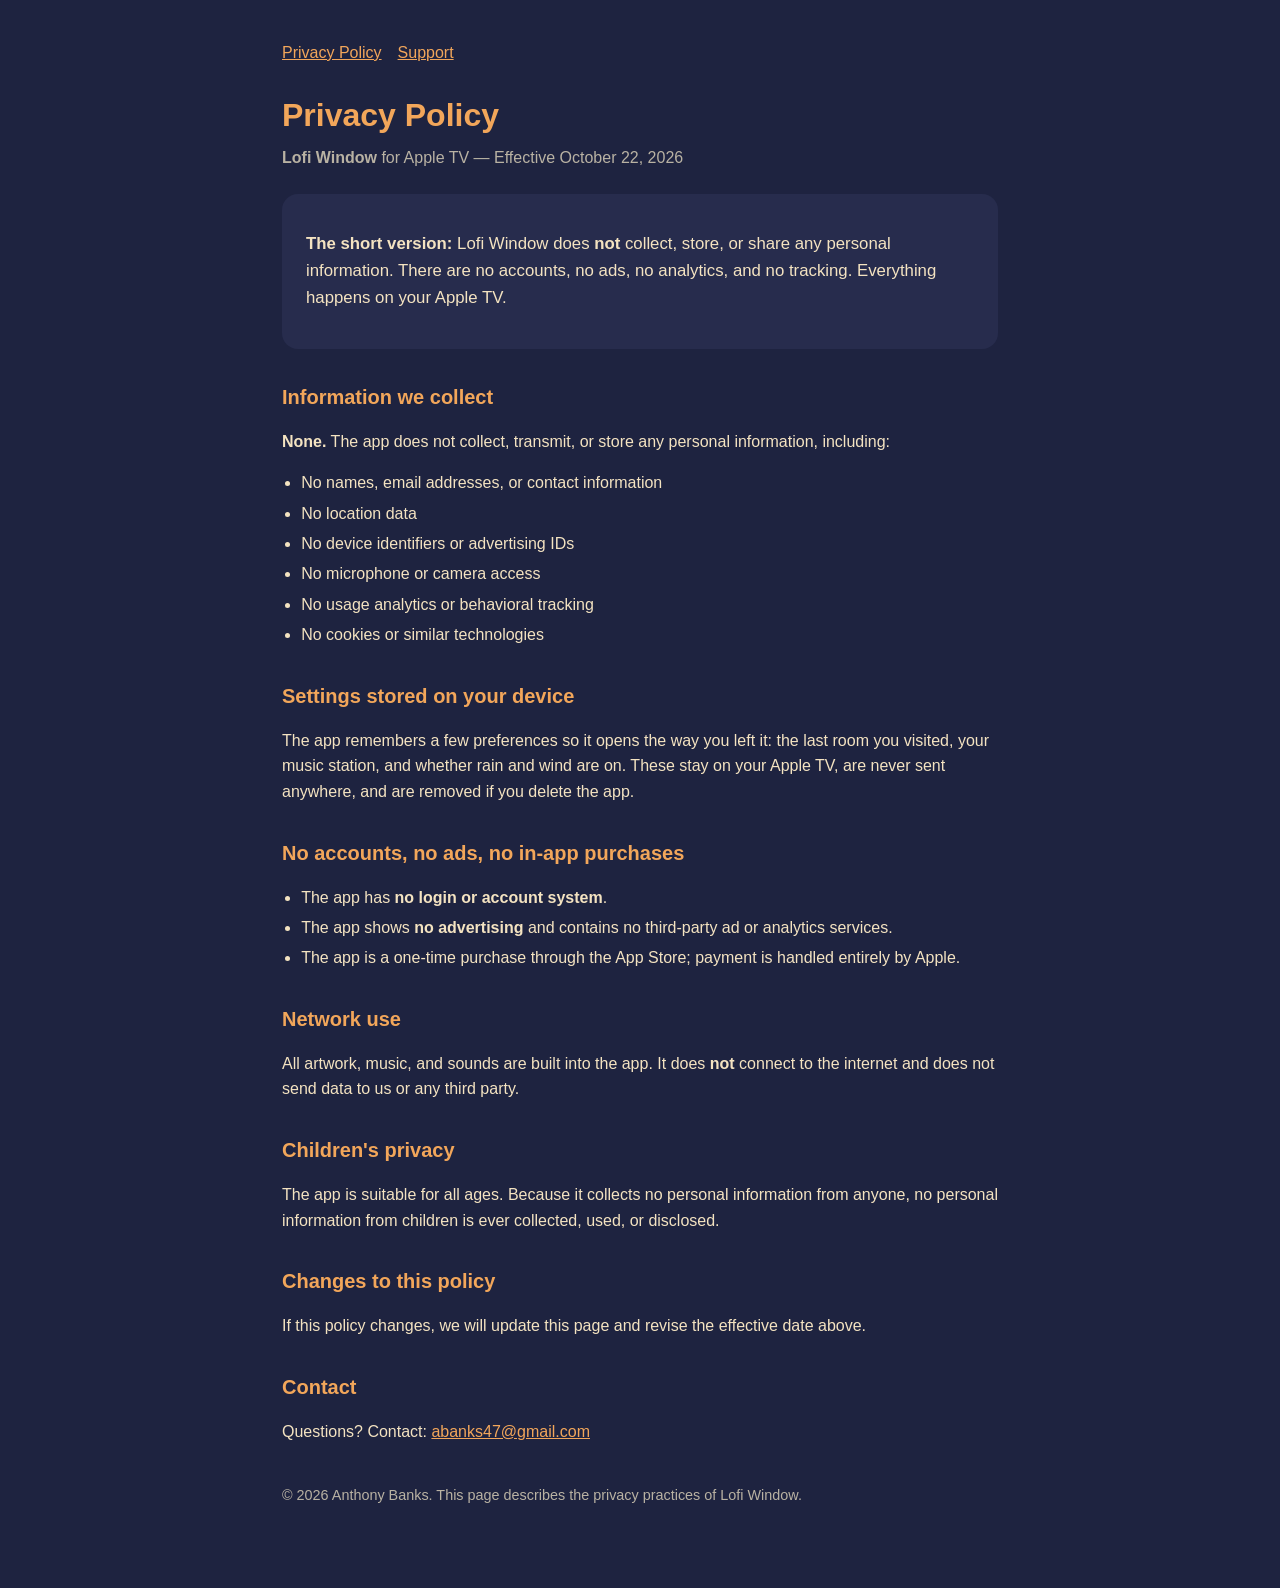
<file: index.html>
<!DOCTYPE html>
<html lang="en">
<head>
<meta charset="utf-8">
<meta name="viewport" content="width=device-width, initial-scale=1">
<title>Privacy Policy — Lofi Window</title>
<link rel="stylesheet" href="style.css">
</head>
<body>
<div class="wrap">
  <nav><a href="index.html">Privacy Policy</a><a href="support.html">Support</a></nav>
  <h1>Privacy Policy</h1>
  <p class="date"><strong>Lofi Window</strong> for Apple TV — Effective October 22, 2026</p>

  <div class="card">
    <p class="lead"><strong>The short version:</strong> Lofi Window does <strong>not</strong> collect, store, or share any
    personal information. There are no accounts, no ads, no analytics, and no tracking. Everything happens on your Apple TV.</p>
  </div>

  <h2>Information we collect</h2>
  <p><strong>None.</strong> The app does not collect, transmit, or store any personal information, including:</p>
  <ul>
    <li>No names, email addresses, or contact information</li>
    <li>No location data</li>
    <li>No device identifiers or advertising IDs</li>
    <li>No microphone or camera access</li>
    <li>No usage analytics or behavioral tracking</li>
    <li>No cookies or similar technologies</li>
  </ul>

  <h2>Settings stored on your device</h2>
  <p>The app remembers a few preferences so it opens the way you left it: the last room you visited, your music station,
  and whether rain and wind are on. These stay on your Apple TV, are never sent anywhere, and are removed if you delete the app.</p>

  <h2>No accounts, no ads, no in-app purchases</h2>
  <ul>
    <li>The app has <strong>no login or account system</strong>.</li>
    <li>The app shows <strong>no advertising</strong> and contains no third-party ad or analytics services.</li>
    <li>The app is a one-time purchase through the App Store; payment is handled entirely by Apple.</li>
  </ul>

  <h2>Network use</h2>
  <p>All artwork, music, and sounds are built into the app. It does <strong>not</strong> connect to the internet and does
  not send data to us or any third party.</p>

  <h2>Children's privacy</h2>
  <p>The app is suitable for all ages. Because it collects no personal information from anyone, no personal information
  from children is ever collected, used, or disclosed.</p>

  <h2>Changes to this policy</h2>
  <p>If this policy changes, we will update this page and revise the effective date above.</p>

  <h2>Contact</h2>
  <p>Questions? Contact: <a href="mailto:abanks47@gmail.com">abanks47@gmail.com</a></p>

  <footer>© 2026 Anthony Banks. This page describes the privacy practices of Lofi Window.</footer>
</div>
</body>
</html>
</file>
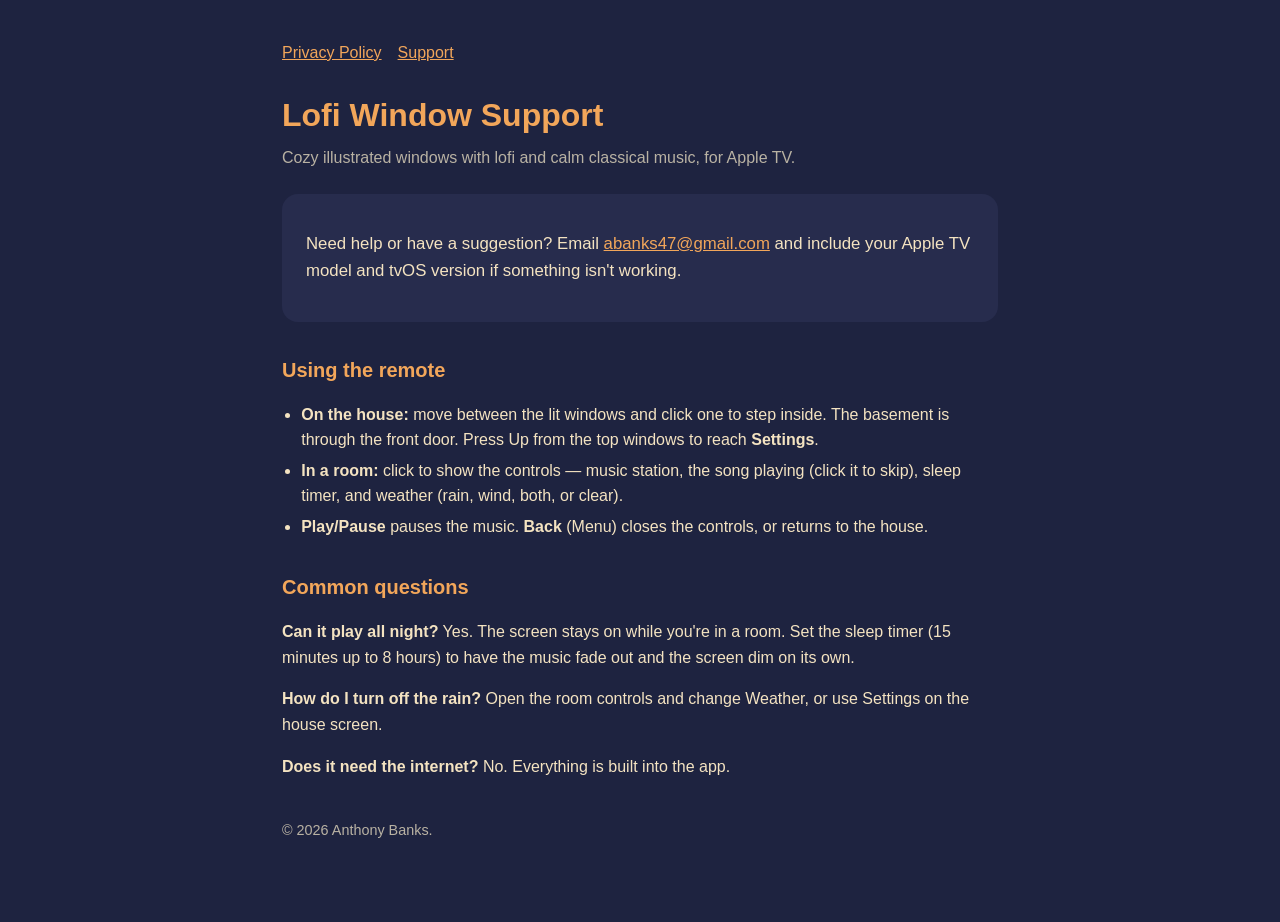
<file: support.html>
<!DOCTYPE html>
<html lang="en">
<head>
<meta charset="utf-8">
<meta name="viewport" content="width=device-width, initial-scale=1">
<title>Support — Lofi Window</title>
<link rel="stylesheet" href="style.css">
</head>
<body>
<div class="wrap">
  <nav><a href="index.html">Privacy Policy</a><a href="support.html">Support</a></nav>
  <h1>Lofi Window Support</h1>
  <p class="date">Cozy illustrated windows with lofi and calm classical music, for Apple TV.</p>

  <div class="card">
    <p class="lead">Need help or have a suggestion? Email <a href="mailto:abanks47@gmail.com">abanks47@gmail.com</a>
    and include your Apple TV model and tvOS version if something isn't working.</p>
  </div>

  <h2>Using the remote</h2>
  <ul>
    <li><strong>On the house:</strong> move between the lit windows and click one to step inside. The basement is through the front door.
    Press Up from the top windows to reach <strong>Settings</strong>.</li>
    <li><strong>In a room:</strong> click to show the controls — music station, the song playing (click it to skip),
    sleep timer, and weather (rain, wind, both, or clear).</li>
    <li><strong>Play/Pause</strong> pauses the music. <strong>Back</strong> (Menu) closes the controls, or returns to the house.</li>
  </ul>

  <h2>Common questions</h2>
  <p><strong>Can it play all night?</strong> Yes. The screen stays on while you're in a room. Set the sleep timer
  (15 minutes up to 8 hours) to have the music fade out and the screen dim on its own.</p>
  <p><strong>How do I turn off the rain?</strong> Open the room controls and change Weather, or use Settings on the house screen.</p>
  <p><strong>Does it need the internet?</strong> No. Everything is built into the app.</p>

  <footer>© 2026 Anthony Banks.</footer>
</div>
</body>
</html>
</file>
<file: style.css>
:root { --amber:#F2A65A; --cream:#F4E3C1; --navy:#1E2340; --muted:#b9b2a3; --card:#272c4d; }
* { box-sizing: border-box; }
body {
  margin:0; background:var(--navy); color:var(--cream);
  font-family:-apple-system,BlinkMacSystemFont,"Segoe UI",Roboto,Helvetica,Arial,sans-serif;
  line-height:1.6;
}
.wrap { max-width:760px; margin:0 auto; padding:40px 22px 80px; }
h1 { color:var(--amber); font-size:2rem; margin:0 0 .25rem; }
h2 { color:var(--amber); font-size:1.25rem; margin:2rem 0 .5rem; }
.date { color:var(--muted); margin:0 0 1.5rem; }
.card { background:var(--card); border-radius:16px; padding:20px 24px; margin:1.5rem 0; }
.lead { font-size:1.05rem; }
ul { padding-left:1.2rem; }
li { margin:.3rem 0; }
a { color:var(--amber); }
nav { margin-bottom:1.5rem; }
nav a { margin-right:1rem; }
footer { color:var(--muted); font-size:.9rem; margin-top:2.5rem; }
</file>
